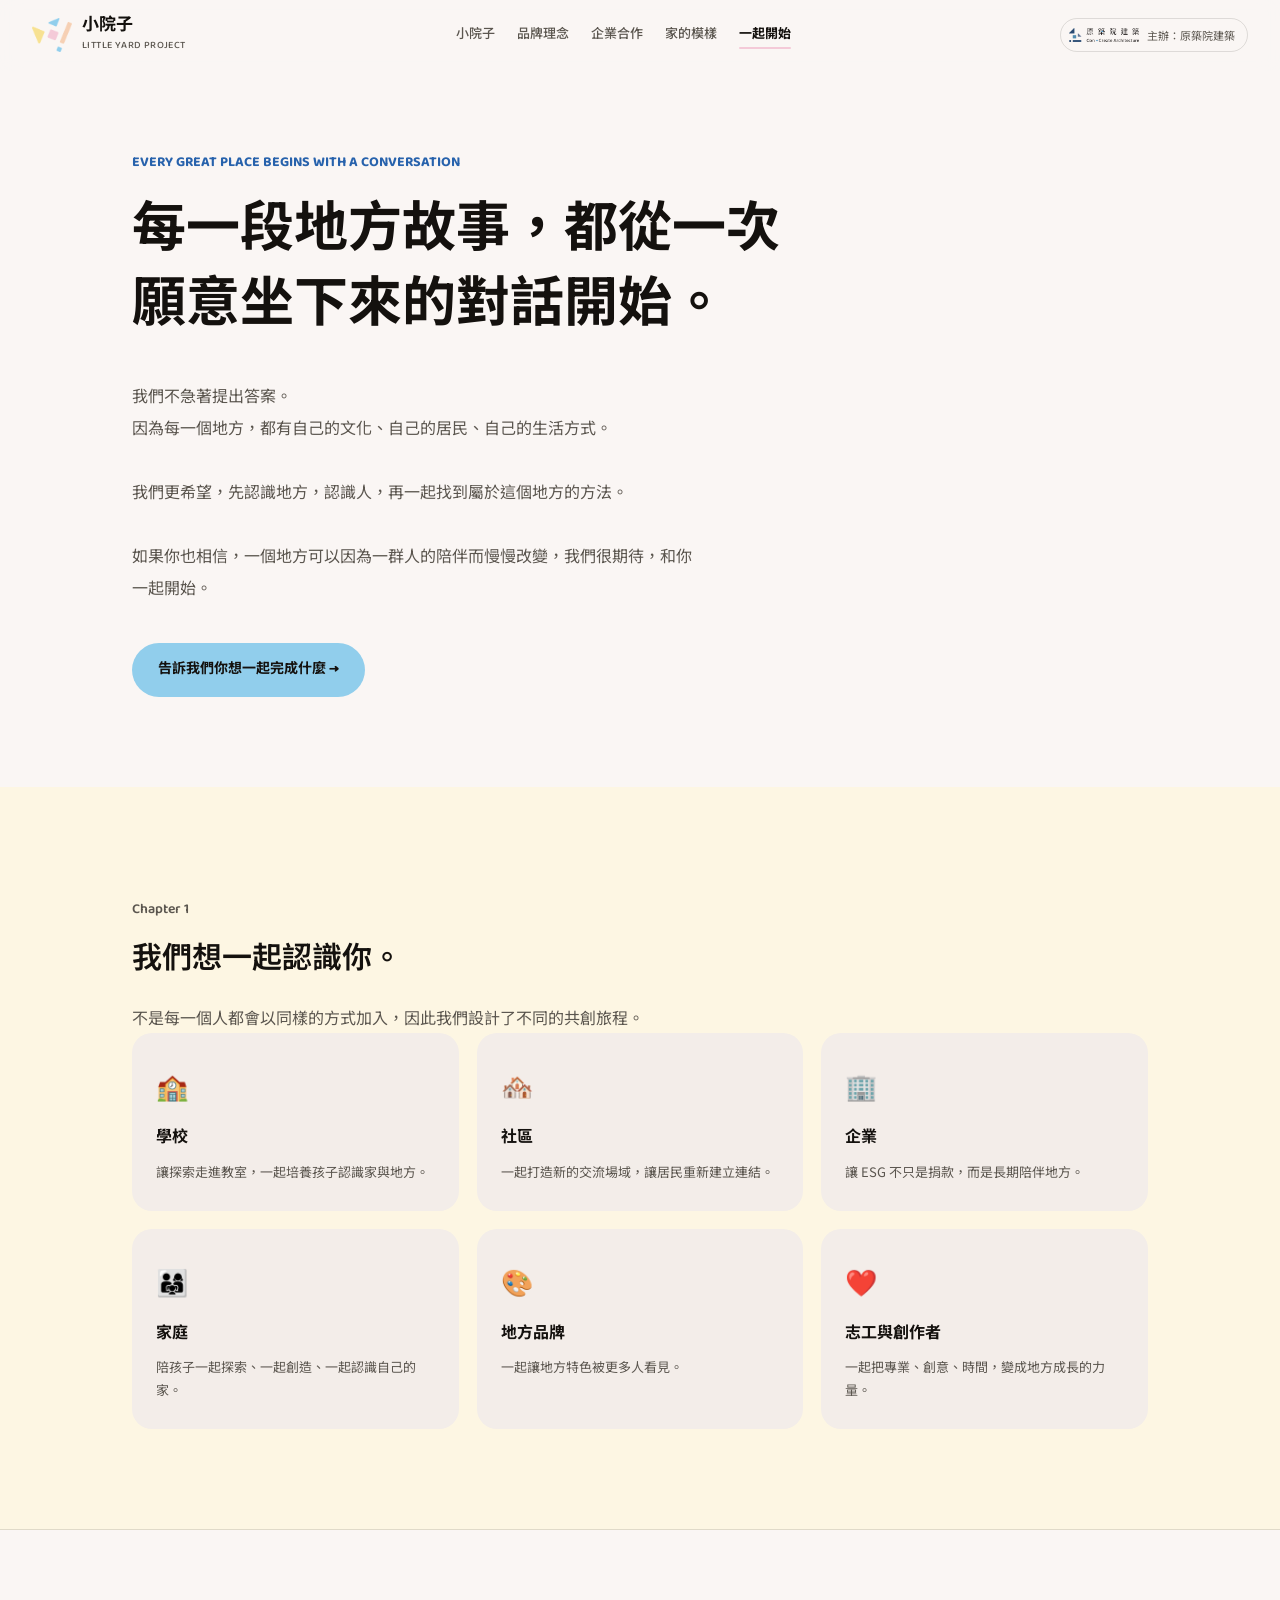
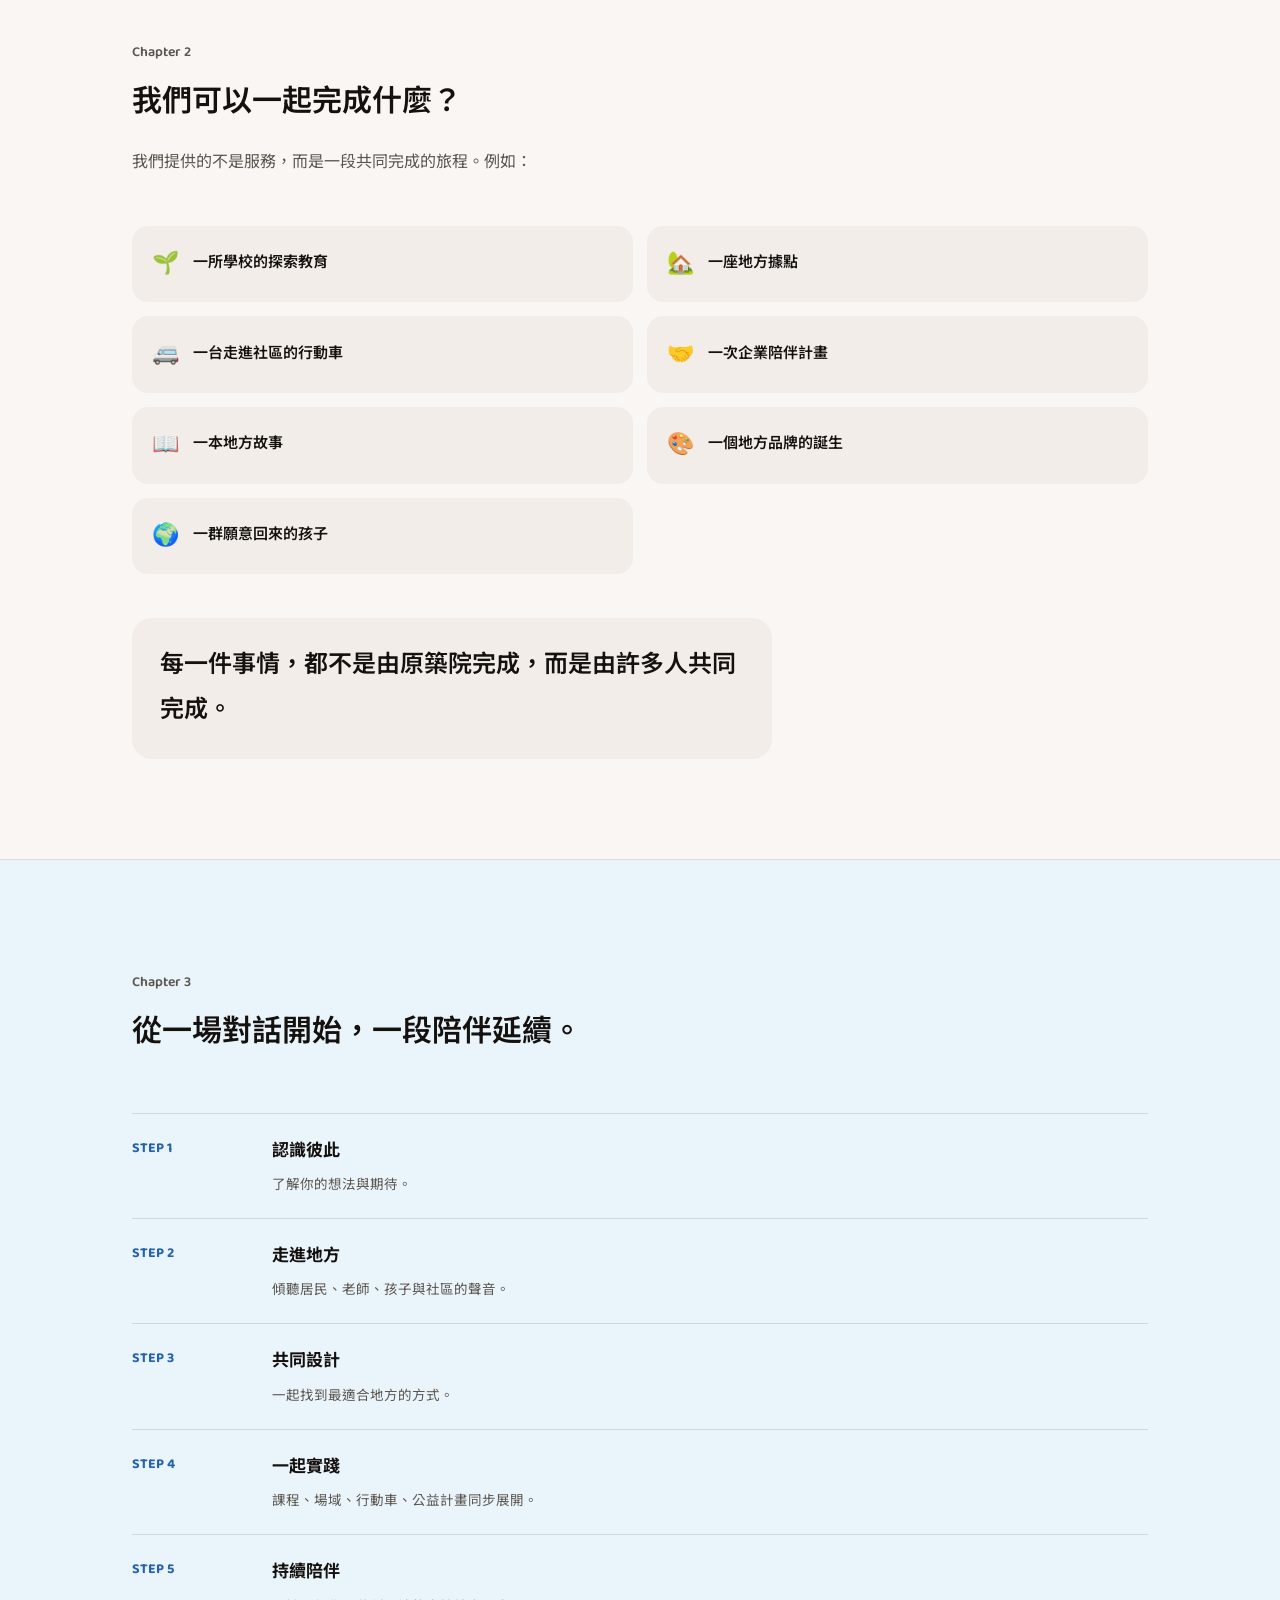
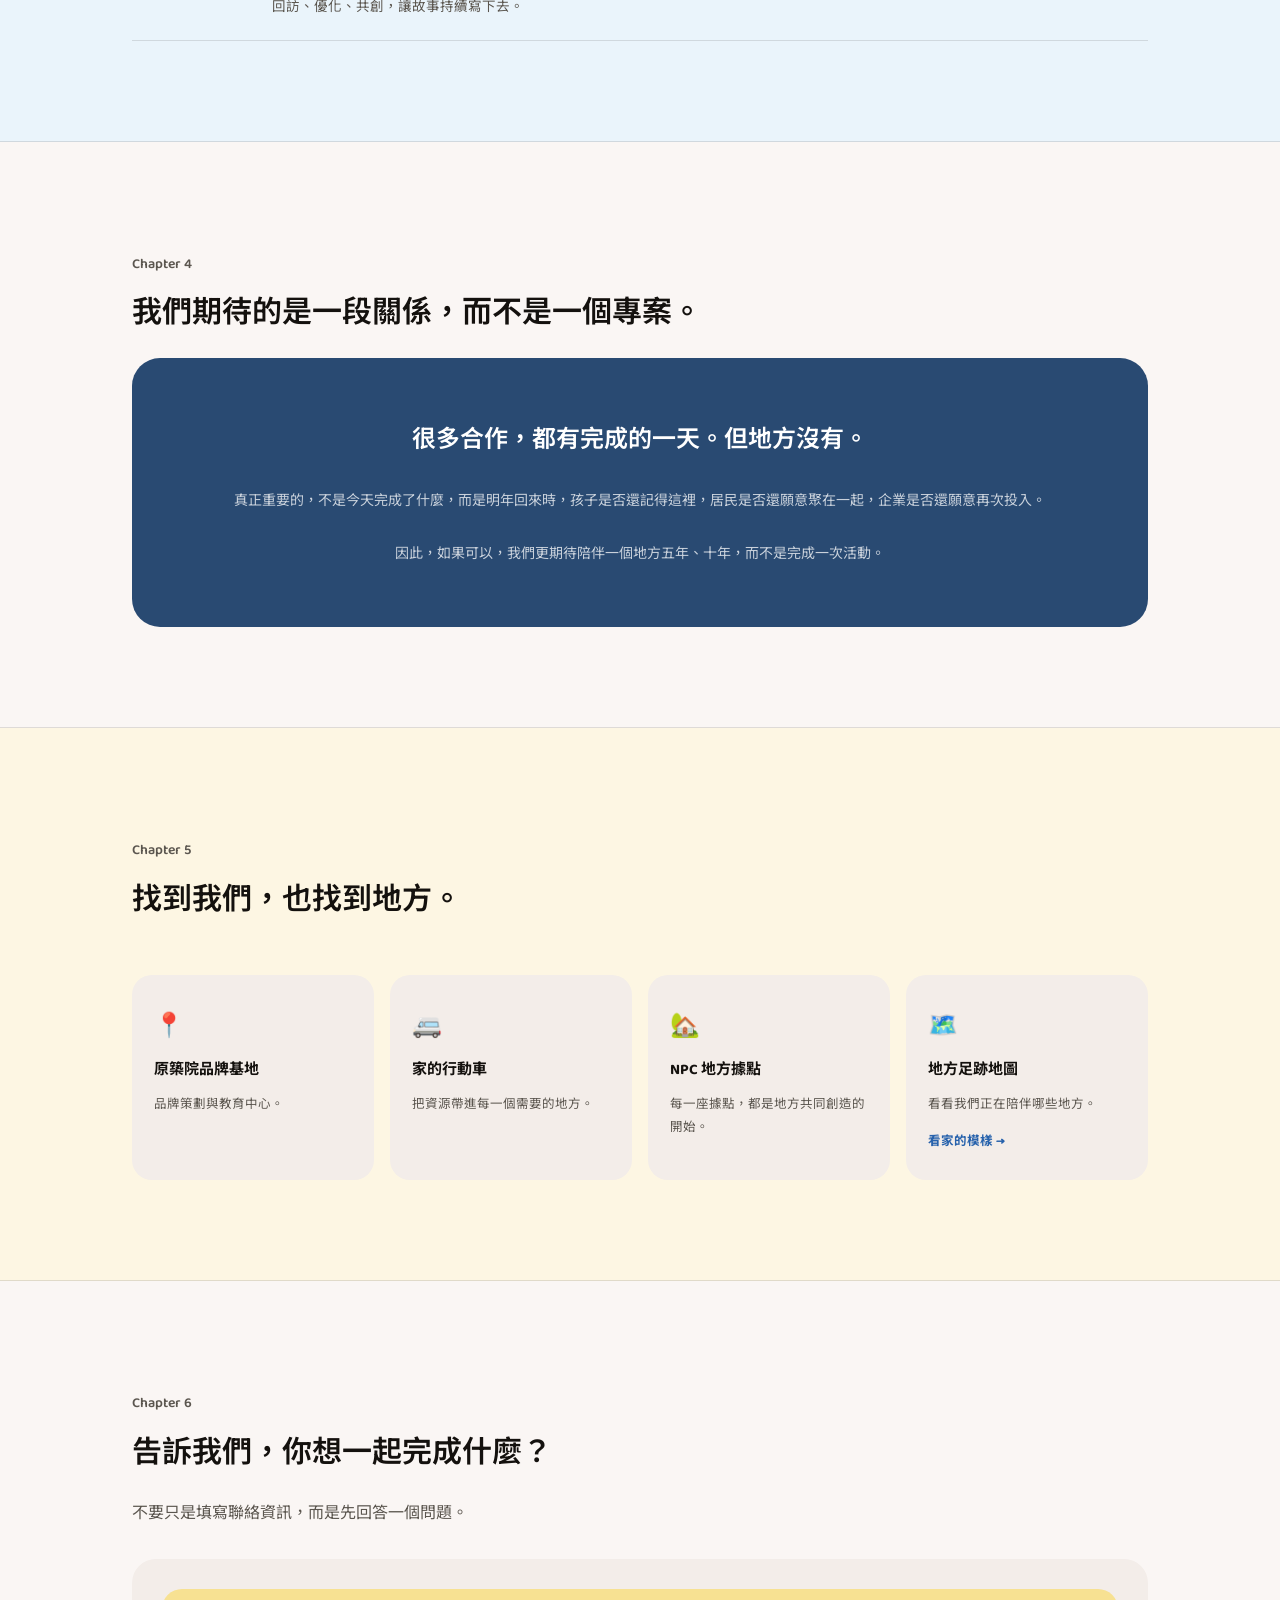
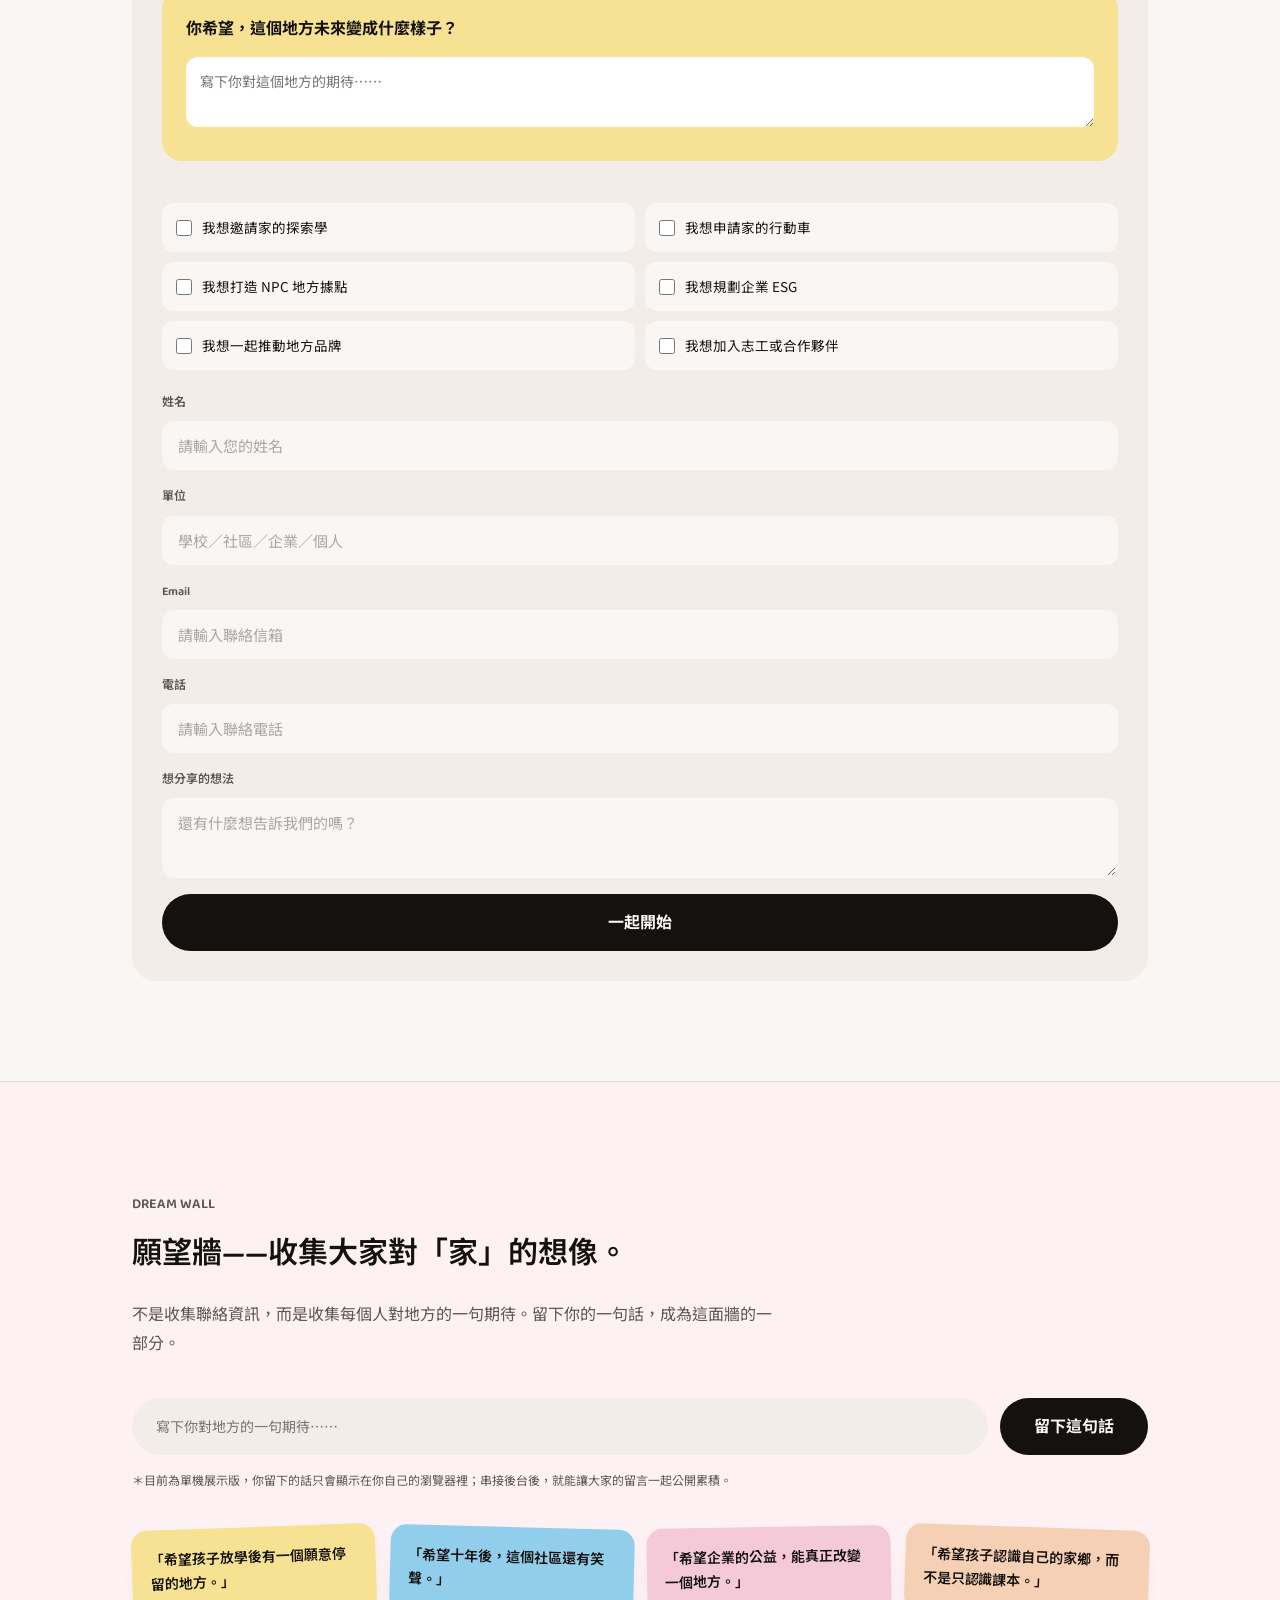
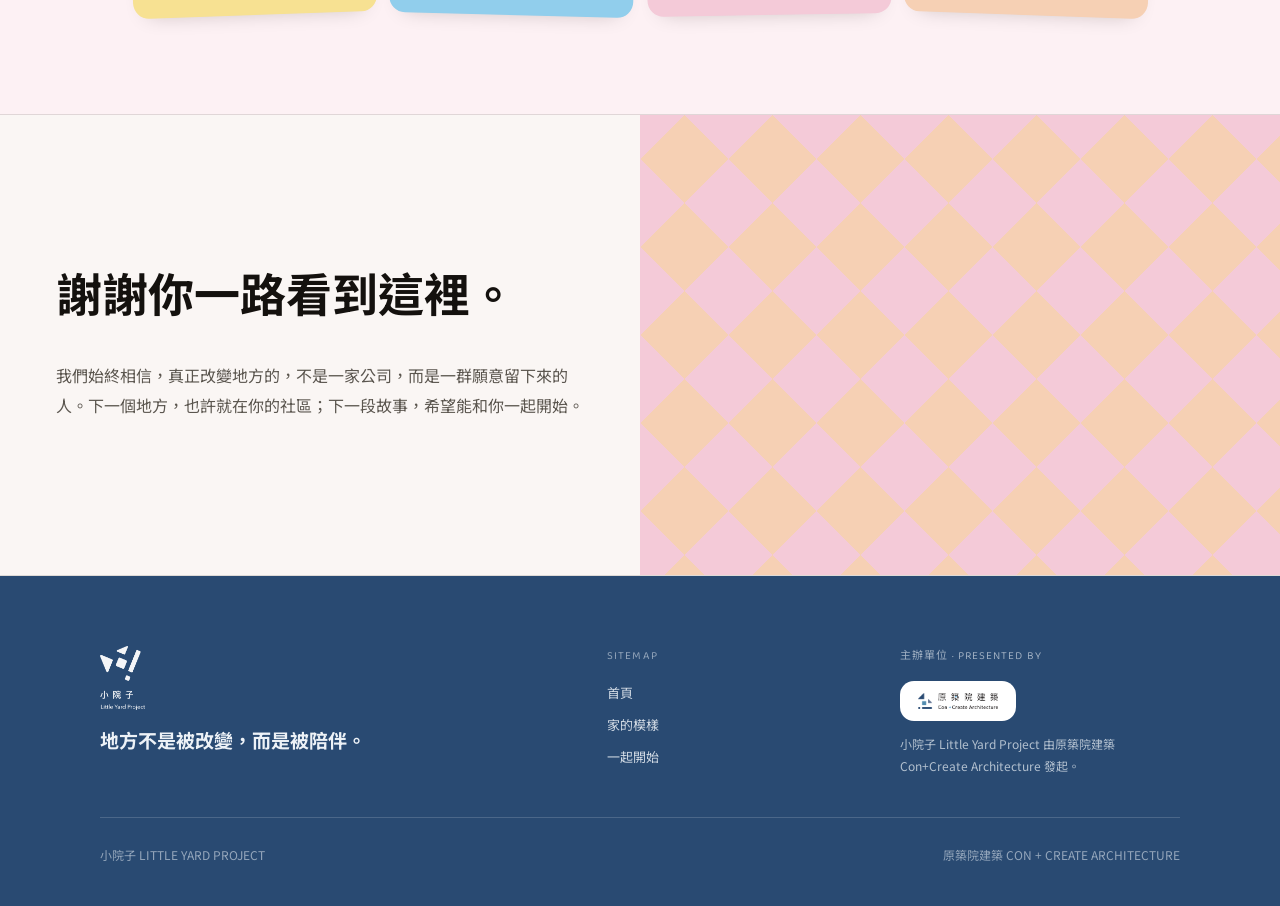
<file: index.html>
<!DOCTYPE html>
<html lang="zh-Hant">
<head>
<meta charset="UTF-8">
<meta name="viewport" content="width=device-width, initial-scale=1.0">
<title>一起開始｜小院子 Little Yard Project</title>
<link rel="preconnect" href="https://fonts.googleapis.com">
<link rel="preconnect" href="https://fonts.gstatic.com" crossorigin>
<link href="https://fonts.googleapis.com/css2?family=Baloo+2:wght@500;600;700;800&family=Noto+Sans+TC:wght@400;500;700;900&display=swap" rel="stylesheet">
<link rel="stylesheet" href="style.css">
<style>
  .join-hero{ padding:150px 32px 90px; text-align:left; }
  .join-hero .eng{ font-family:var(--round); font-size:14px; font-weight:700; color:var(--deepblue); margin-bottom:18px; }
  .join-hero h1{ font-size:clamp(32px,5vw,54px); line-height:1.4; max-width:820px; margin-bottom:34px; }
  .poem{ font-size:16px; color:var(--ink-soft); max-width:560px; line-height:2; margin-bottom:40px; }

  .who-grid{ display:grid; grid-template-columns:repeat(3,1fr); gap:18px; }
  @media (max-width:820px){ .who-grid{ grid-template-columns:1fr 1fr; } }
  @media (max-width:520px){ .who-grid{ grid-template-columns:1fr; } }
  .who-card{ background:var(--paper-2); border-radius:20px; padding:28px 24px; transition:transform .3s ease, background .3s ease; }
  .who-card:hover{ transform:translateY(-4px); background:var(--pink); }
  .who-card .ic{ font-size:26px; margin-bottom:14px; }
  .who-card h4{ font-family:var(--round); font-weight:700; font-size:16px; margin-bottom:8px; }
  .who-card p{ font-size:13px; color:var(--ink-soft); line-height:1.7; }

  .outcome-list{ display:grid; grid-template-columns:1fr 1fr; gap:14px; margin-top:50px; }
  @media (max-width:640px){ .outcome-list{ grid-template-columns:1fr; } }
  .outcome-item{ display:flex; align-items:center; gap:14px; background:var(--paper-2); border-radius:16px; padding:18px 20px; font-family:var(--round); font-weight:600; font-size:15px; }
  .outcome-item .ic{ font-size:22px; flex:none; }

  .process-rail{ margin-top:56px; display:flex; flex-direction:column; }
  .process-row{ display:grid; grid-template-columns:120px 1fr; gap:20px; padding:22px 0; border-top:1px solid var(--line); }
  .process-row:last-child{ border-bottom:1px solid var(--line); }
  .process-row .step-label{ font-family:var(--round); font-weight:700; color:var(--deepblue); font-size:14px; }
  .process-row h4{ font-family:var(--round); font-weight:700; font-size:17px; margin-bottom:4px; }
  .process-row p{ font-size:13.5px; color:var(--ink-soft); }

  .relationship-quote{
    background:var(--navy); color:#fff; border-radius:28px; padding:60px 50px; margin-top:10px;
    font-family:var(--round); font-weight:600; font-size:clamp(18px,2.4vw,24px); line-height:1.9; text-align:center;
  }
  .relationship-quote .small{ font-size:14px; font-weight:400; color:rgba(255,255,255,0.75); margin-top:24px; line-height:1.9; }

  .find-grid{ display:grid; grid-template-columns:repeat(4,1fr); gap:16px; margin-top:50px; }
  @media (max-width:820px){ .find-grid{ grid-template-columns:1fr 1fr; } }
  @media (max-width:480px){ .find-grid{ grid-template-columns:1fr; } }
  .find-card{ background:var(--paper-2); border-radius:20px; padding:26px 22px; }
  .find-card .ic{ font-size:24px; margin-bottom:12px; }
  .find-card h4{ font-family:var(--round); font-weight:700; font-size:15px; margin-bottom:6px; }
  .find-card p{ font-size:12.5px; color:var(--ink-soft); margin-bottom:10px; }
  .find-card a{ font-family:var(--round); font-size:12.5px; font-weight:700; color:var(--deepblue); }

  .checkbox-grid{ display:grid; grid-template-columns:1fr 1fr; gap:10px; margin-bottom:6px; }
  @media (max-width:560px){ .checkbox-grid{ grid-template-columns:1fr; } }
  .checkbox-item{ display:flex; align-items:center; gap:10px; background:var(--paper); border-radius:12px; padding:12px 14px; font-size:13.5px; }
  .checkbox-item input{ width:16px; height:16px; flex:none; }

  .question-box{ background:var(--yellow); border-radius:20px; padding:26px 24px; margin-bottom:26px; }
  .question-box label{ font-family:var(--round); font-weight:700; font-size:16px; display:block; margin-bottom:12px; }
  .question-box textarea{ width:100%; border:none; border-radius:12px; padding:14px; font-family:var(--sans); font-size:14px; min-height:70px; resize:vertical; }

  .wall-grid{ display:grid; grid-template-columns:repeat(4,1fr); gap:14px; margin-top:36px; }
  @media (max-width:900px){ .wall-grid{ grid-template-columns:1fr 1fr; } }
  @media (max-width:520px){ .wall-grid{ grid-template-columns:1fr; } }
  .wall-card{
    border-radius:16px; padding:20px 18px; font-family:var(--round); font-size:14px; line-height:1.7; font-weight:600;
    box-shadow:0 10px 22px -16px rgba(20,17,14,0.3); transform:rotate(var(--rot,0deg));
  }
  .wall-form{ display:flex; gap:12px; margin-top:40px; flex-wrap:wrap; }
  .wall-form input{ flex:1; min-width:220px; background:var(--paper-2); border:2px solid transparent; border-radius:999px; padding:14px 22px; font-family:var(--sans); font-size:14px; outline:none; }
  .wall-form input:focus{ border-color:var(--sky); }
  .wall-form button{ white-space:nowrap; }
  .wall-note{ font-size:12px; color:var(--ink-soft); margin-top:14px; }
</style>
</head>
<body>

<nav id="nav">
  <a class="brand" href="index.html">
    <img src="[data-uri]" alt="小院子 Little Yard Project 標誌">
    <div>
      <div class="name">小院子</div>
      <div class="sub">LITTLE YARD PROJECT</div>
    </div>
  </a>
  <div class="navlinks">
    <a href="index.html">小院子</a>
    <a href="index.html#why">品牌理念</a>
    <a href="index.html#with">企業合作</a>
    <a href="story.html">家的模樣</a>
    <a href="join.html" class="active">一起開始</a>
  </div>
  <a class="presented-by" href="index.html#presenter">
    <img src="[data-uri]" alt="原築院建築">
    主辦：原築院建築
  </a>
</nav>

<header class="join-hero">
  <div class="wrap">
    <div class="eng reveal">EVERY GREAT PLACE BEGINS WITH A CONVERSATION</div>
    <h1 class="reveal">每一段地方故事，都從一次<br>願意坐下來的對話開始。</h1>
    <p class="poem reveal">我們不急著提出答案。<br>因為每一個地方，都有自己的文化、自己的居民、自己的生活方式。<br><br>我們更希望，先認識地方，認識人，再一起找到屬於這個地方的方法。<br><br>如果你也相信，一個地方可以因為一群人的陪伴而慢慢改變，我們很期待，和你一起開始。</p>
    <a href="#form" class="cta-pill reveal">告訴我們你想一起完成什麼 →</a>
  </div>
</header>

<!-- Chapter 1 -->
<section class="chapter bg-yellow">
  <div class="wrap">
    <div class="eyebrow reveal">Chapter 1</div>
    <p class="lead reveal">我們想一起認識你。</p>
    <p class="body-text reveal">不是每一個人都會以同樣的方式加入，因此我們設計了不同的共創旅程。</p>
    <div class="who-grid reveal">
      <div class="who-card"><div class="ic">🏫</div><h4>學校</h4><p>讓探索走進教室，一起培養孩子認識家與地方。</p></div>
      <div class="who-card"><div class="ic">🏘️</div><h4>社區</h4><p>一起打造新的交流場域，讓居民重新建立連結。</p></div>
      <div class="who-card"><div class="ic">🏢</div><h4>企業</h4><p>讓 ESG 不只是捐款，而是長期陪伴地方。</p></div>
      <div class="who-card"><div class="ic">👨‍👩‍👧</div><h4>家庭</h4><p>陪孩子一起探索、一起創造、一起認識自己的家。</p></div>
      <div class="who-card"><div class="ic">🎨</div><h4>地方品牌</h4><p>一起讓地方特色被更多人看見。</p></div>
      <div class="who-card"><div class="ic">❤️</div><h4>志工與創作者</h4><p>一起把專業、創意、時間，變成地方成長的力量。</p></div>
    </div>
  </div>
</section>

<!-- Chapter 2 -->
<section class="chapter">
  <div class="wrap">
    <div class="eyebrow reveal">Chapter 2</div>
    <p class="lead reveal">我們可以一起完成什麼？</p>
    <p class="body-text reveal">我們提供的不是服務，而是一段共同完成的旅程。例如：</p>
    <div class="outcome-list reveal">
      <div class="outcome-item"><span class="ic">🌱</span>一所學校的探索教育</div>
      <div class="outcome-item"><span class="ic">🏡</span>一座地方據點</div>
      <div class="outcome-item"><span class="ic">🚐</span>一台走進社區的行動車</div>
      <div class="outcome-item"><span class="ic">🤝</span>一次企業陪伴計畫</div>
      <div class="outcome-item"><span class="ic">📖</span>一本地方故事</div>
      <div class="outcome-item"><span class="ic">🎨</span>一個地方品牌的誕生</div>
      <div class="outcome-item"><span class="ic">🌍</span>一群願意回來的孩子</div>
    </div>
    <p class="pull reveal">每一件事情，都不是由原築院完成，而是由許多人共同完成。</p>
  </div>
</section>

<!-- Chapter 3 -->
<section class="chapter bg-sky">
  <div class="wrap">
    <div class="eyebrow reveal">Chapter 3</div>
    <p class="lead reveal">從一場對話開始，一段陪伴延續。</p>
    <div class="process-rail reveal">
      <div class="process-row"><div class="step-label">STEP 1</div><div><h4>認識彼此</h4><p>了解你的想法與期待。</p></div></div>
      <div class="process-row"><div class="step-label">STEP 2</div><div><h4>走進地方</h4><p>傾聽居民、老師、孩子與社區的聲音。</p></div></div>
      <div class="process-row"><div class="step-label">STEP 3</div><div><h4>共同設計</h4><p>一起找到最適合地方的方式。</p></div></div>
      <div class="process-row"><div class="step-label">STEP 4</div><div><h4>一起實踐</h4><p>課程、場域、行動車、公益計畫同步展開。</p></div></div>
      <div class="process-row"><div class="step-label">STEP 5</div><div><h4>持續陪伴</h4><p>回訪、優化、共創，讓故事持續寫下去。</p></div></div>
    </div>
  </div>
</section>

<!-- Chapter 4 -->
<section class="chapter">
  <div class="wrap">
    <div class="eyebrow reveal">Chapter 4</div>
    <p class="lead reveal">我們期待的是一段關係，而不是一個專案。</p>
    <div class="relationship-quote reveal">
      很多合作，都有完成的一天。但地方沒有。
      <div class="small">
        真正重要的，不是今天完成了什麼，而是明年回來時，孩子是否還記得這裡，居民是否還願意聚在一起，企業是否還願意再次投入。<br><br>
        因此，如果可以，我們更期待陪伴一個地方五年、十年，而不是完成一次活動。
      </div>
    </div>
  </div>
</section>

<!-- Chapter 5 -->
<section class="chapter bg-yellow">
  <div class="wrap">
    <div class="eyebrow reveal">Chapter 5</div>
    <p class="lead reveal">找到我們，也找到地方。</p>
    <div class="find-grid reveal">
      <div class="find-card"><div class="ic">📍</div><h4>原築院品牌基地</h4><p>品牌策劃與教育中心。</p></div>
      <div class="find-card"><div class="ic">🚐</div><h4>家的行動車</h4><p>把資源帶進每一個需要的地方。</p></div>
      <div class="find-card"><div class="ic">🏡</div><h4>NPC 地方據點</h4><p>每一座據點，都是地方共同創造的開始。</p></div>
      <div class="find-card"><div class="ic">🗺️</div><h4>地方足跡地圖</h4><p>看看我們正在陪伴哪些地方。</p><a href="story.html">看家的模樣 →</a></div>
    </div>
  </div>
</section>

<!-- Chapter 6 / Form -->
<section class="chapter" id="form">
  <div class="wrap">
    <div class="eyebrow reveal">Chapter 6</div>
    <p class="lead reveal">告訴我們，你想一起完成什麼？</p>
    <p class="body-text reveal">不要只是填寫聯絡資訊，而是先回答一個問題。</p>

    <form class="reveal" id="join-form" style="margin-top:32px;">
      <div class="question-box">
        <label for="dream">你希望，這個地方未來變成什麼樣子？</label>
        <textarea id="dream" name="dream" placeholder="寫下你對這個地方的期待……"></textarea>
      </div>

      <div class="checkbox-grid">
        <label class="checkbox-item"><input type="checkbox" value="家的探索學">我想邀請家的探索學</label>
        <label class="checkbox-item"><input type="checkbox" value="家的行動車">我想申請家的行動車</label>
        <label class="checkbox-item"><input type="checkbox" value="NPC地方據點">我想打造 NPC 地方據點</label>
        <label class="checkbox-item"><input type="checkbox" value="企業ESG">我想規劃企業 ESG</label>
        <label class="checkbox-item"><input type="checkbox" value="地方品牌">我想一起推動地方品牌</label>
        <label class="checkbox-item"><input type="checkbox" value="志工合作">我想加入志工或合作夥伴</label>
      </div>

      <div class="field"><label for="name">姓名</label><input type="text" id="name" placeholder="請輸入您的姓名" required></div>
      <div class="field"><label for="org">單位</label><input type="text" id="org" placeholder="學校／社區／企業／個人"></div>
      <div class="field"><label for="email">Email</label><input type="email" id="email" placeholder="請輸入聯絡信箱" required></div>
      <div class="field"><label for="phone">電話</label><input type="tel" id="phone" placeholder="請輸入聯絡電話"></div>
      <div class="field"><label for="message">想分享的想法</label><textarea id="message" placeholder="還有什麼想告訴我們的嗎？"></textarea></div>

      <button type="submit" class="submit-btn">一起開始</button>
    </form>
  </div>
</section>

<!-- Dream Wall -->
<section class="chapter bg-pink">
  <div class="wrap">
    <div class="eyebrow reveal">DREAM WALL</div>
    <p class="lead reveal">願望牆——收集大家對「家」的想像。</p>
    <p class="body-text reveal">不是收集聯絡資訊，而是收集每個人對地方的一句期待。留下你的一句話，成為這面牆的一部分。</p>

    <div class="wall-form reveal">
      <input type="text" id="wall-input" placeholder="寫下你對地方的一句期待……" maxlength="60">
      <button class="submit-btn" id="wall-submit">留下這句話</button>
    </div>
    <p class="wall-note reveal">＊目前為單機展示版，你留下的話只會顯示在你自己的瀏覽器裡；串接後台後，就能讓大家的留言一起公開累積。</p>

    <div class="wall-grid reveal" id="wall-grid"></div>
  </div>
</section>

<section class="closing-cta">
  <div class="closing-grid">
    <div class="closing-text reveal">
      <h2>謝謝你一路看到這裡。</h2>
      <p class="body-text">我們始終相信，真正改變地方的，不是一家公司，而是一群願意留下來的人。下一個地方，也許就在你的社區；下一段故事，希望能和你一起開始。</p>
    </div>
    <div class="closing-pattern alt"></div>
  </div>
</section>

<footer id="presenter">
  <div class="footer-wrap">
    <div class="footer-top">
      <div class="footer-brand">
        <img class="small-lockup" src="[data-uri]" alt="小院子 Little Yard Project">
        <div class="creed">地方不是被改變，而是被陪伴。</div>
      </div>
      <div class="footer-nav">
        <div class="label">Sitemap</div>
        <a href="index.html">首頁</a>
        <a href="story.html">家的模樣</a>
        <a href="join.html">一起開始</a>
      </div>
      <div class="presenter">
        <div class="label">主辦單位 · Presented by</div>
        <img src="[data-uri]" alt="原築院建築 Con+Create Architecture">
        <p>小院子 Little Yard Project 由原築院建築 Con+Create Architecture 發起。</p>
      </div>
    </div>
    <div class="footer-bottom">
      <span>小院子 LITTLE YARD PROJECT</span>
      <span>原築院建築 CON + CREATE ARCHITECTURE</span>
    </div>
  </div>
</footer>

<script src="common.js"></script>
<script>
  document.getElementById('join-form').addEventListener('submit', function(e){
    e.preventDefault();
    const checks = Array.from(document.querySelectorAll('.checkbox-item input:checked')).map(c=>c.value).join('、');
    const name = document.getElementById('name').value;
    const org = document.getElementById('org').value;
    const email = document.getElementById('email').value;
    const phone = document.getElementById('phone').value;
    const dream = document.getElementById('dream').value;
    const message = document.getElementById('message').value;
    const subject = encodeURIComponent('一起開始 — ' + (checks || '想聊聊'));
    const body = encodeURIComponent(`姓名：${name}\n單位：${org}\nEmail：${email}\n電話：${phone}\n\n想一起完成：${checks}\n\n這個地方未來的樣子：\n${dream}\n\n想分享的想法：\n${message}`);
    window.location.href = `mailto:littleyardproject@gmail.com?subject=${subject}&body=${body}`;
  });

  const seedWishes = [
    "希望孩子放學後有一個願意停留的地方。",
    "希望十年後，這個社區還有笑聲。",
    "希望企業的公益，能真正改變一個地方。",
    "希望孩子認識自己的家鄉，而不是只認識課本。"
  ];
  const rots = [-2,1.5,-1,2,-1.5,1,-2.5,0.5];
  const colors = ['var(--yellow)','var(--sky)','var(--pink)','var(--peach)'];
  const grid = document.getElementById('wall-grid');

  function loadWishes(){
    try{
      const stored = JSON.parse(localStorage.getItem('lyp_dream_wall') || '[]');
      return stored;
    }catch(e){ return []; }
  }
  function saveWish(text){
    const stored = loadWishes();
    stored.unshift(text);
    localStorage.setItem('lyp_dream_wall', JSON.stringify(stored.slice(0,40)));
  }
  function render(){
    grid.innerHTML = '';
    const all = [...loadWishes(), ...seedWishes];
    all.forEach((text, i) => {
      const card = document.createElement('div');
      card.className = 'wall-card';
      card.style.setProperty('--rot', rots[i % rots.length] + 'deg');
      card.style.background = colors[i % colors.length];
      card.textContent = '「' + text + '」';
      grid.appendChild(card);
    });
  }
  document.getElementById('wall-submit').addEventListener('click', () => {
    const input = document.getElementById('wall-input');
    const val = input.value.trim();
    if(!val) return;
    saveWish(val);
    input.value = '';
    render();
  });
  render();
</script>

</body>
</html>
</file>
<file: style.css>
:root{
  --paper: #FAF6F4;
  --paper-2: #F3EDE9;
  --ink: #14110E;
  --ink-soft: #5B564F;

  --yellow: #F7E192;
  --peach:  #F6D0B4;
  --pink:   #F4CAD8;
  --sky:    #91CEEC;

  --deepblue: #2762AC;
  --lavender: #CEC0DE;

  --navy:  #294A72;
  --steel: #528CAF;
  --slate: #627493;

  --line: rgba(20,17,14,0.12);
  --sans: 'Noto Sans TC', sans-serif;
  --round: 'Baloo 2', 'Noto Sans TC', sans-serif;
}

*{box-sizing:border-box; margin:0; padding:0;}
html{scroll-behavior:smooth;}
body{
  background:var(--paper);
  color:var(--ink);
  font-family:var(--sans);
  line-height:1.85;
  overflow-x:hidden;
}
img,svg{display:block; max-width:100%;}
a{color:inherit; text-decoration:none;}
::selection{ background:var(--pink); color:var(--ink); }

.wrap{ max-width:1080px; margin:0 auto; padding:0 32px; }

.chapter{ position:relative; padding:110px 0 100px; border-bottom:1px solid var(--line); }
.chapter:last-of-type{ border-bottom:none; }
.chapter.bg-sky{ background:#EAF4FB; }
.chapter.bg-yellow{ background:#FDF6E3; }
.chapter.bg-pink{ background:#FDF1F4; }

h1,h2,h3{ font-family:var(--round); font-weight:700; color:var(--ink); }

.eyebrow{
  display:flex; align-items:center; gap:14px;
  font-family:var(--round); font-size:14px; font-weight:600; color:var(--ink-soft);
  margin-bottom:14px;
}
.eyebrow .mk{ width:26px; height:26px; flex:none; }

.section-head{
  display:flex; align-items:flex-end; justify-content:space-between; gap:24px;
  padding-bottom:26px; margin-bottom:50px; border-bottom:1px solid var(--line);
}
.section-head h2{ font-size:clamp(28px,4vw,42px); line-height:1.3; }
.badge-icon{
  width:56px; height:56px; border-radius:50%; background:var(--ink); color:var(--paper);
  display:flex; align-items:center; justify-content:center; flex:none;
}
.badge-icon svg{ width:24px; height:24px; }

.lead{
  font-family:var(--round); font-size:clamp(22px,3vw,30px); font-weight:600; color:var(--ink);
  max-width:760px; line-height:1.55; margin-bottom:20px;
}
.body-text{ font-size:16px; color:var(--ink-soft); max-width:640px; }
.body-text + .body-text{ margin-top:14px; }

.pull{
  font-family:var(--round); font-size:clamp(19px,2.4vw,24px); font-weight:600; color:var(--ink);
  max-width:640px; margin-top:44px; padding:26px 28px; background:var(--paper-2); border-radius:20px;
}

.reveal{ opacity:0; transform:translateY(22px); transition:opacity .8s ease, transform .8s ease; }
.reveal.in{ opacity:1; transform:translateY(0); }

/* nav */
nav{
  position:fixed; top:0; left:0; right:0; z-index:50;
  display:flex; align-items:center; justify-content:space-between;
  padding:16px 32px;
  backdrop-filter: blur(10px);
  background:rgba(250,246,244,0.86);
  border-bottom:1px solid transparent;
  transition:border-color .3s ease, box-shadow .3s ease;
}
nav.scrolled{ border-color:var(--line); box-shadow:0 8px 24px -20px rgba(0,0,0,0.4); }
.brand{ display:flex; align-items:center; gap:10px; }
.brand img{ height:34px; width:auto; }
.brand .name{ font-family:var(--round); font-weight:700; font-size:17px; line-height:1.15; }
.brand .sub{ font-family:var(--round); font-weight:500; font-size:10px; color:var(--ink-soft); letter-spacing:0.04em; }

.presented-by{
  display:flex; align-items:center; gap:8px; font-size:11px; color:var(--ink-soft);
  border:1px solid var(--line); padding:6px 12px 6px 8px; border-radius:999px;
}
.presented-by img{ height:14px; width:auto; }
@media (max-width:640px){ .presented-by{ display:none; } }

.navlinks{ display:flex; gap:22px; font-size:13px; font-weight:500; flex-wrap:wrap; }
@media (max-width:1000px){ .navlinks{ display:none; } }
.navlinks a{ color:var(--ink-soft); position:relative; padding-bottom:4px; }
.navlinks a.active{ color:var(--ink); font-weight:700; }
.navlinks a::after{ content:""; position:absolute; left:0; bottom:0; width:0; height:2px; background:var(--pink); border-radius:2px; transition:width .3s ease; }
.navlinks a:hover::after, .navlinks a.active::after{ width:100%; }
.navlinks a:hover{ color:var(--ink); }

/* buttons */
.cta-pill{
  display:inline-flex; align-items:center; gap:8px;
  background:var(--sky); color:var(--ink);
  font-family:var(--round); font-weight:700; font-size:14px;
  padding:14px 26px; border-radius:999px;
  transition:transform .25s ease, background .25s ease;
}
.cta-pill:hover{ background:var(--ink); color:var(--paper); transform:translateY(-2px); }
.cta-pill.outline{ background:transparent; border:2px solid var(--ink); }
.cta-pill.outline:hover{ background:var(--ink); }

.submit-btn{
  background:var(--ink); color:var(--paper);
  border:none; font-family:var(--round); font-weight:700; font-size:16px;
  padding:15px 34px; border-radius:999px; cursor:pointer;
  transition:background .3s ease, transform .2s ease;
}
.submit-btn:hover{ background:var(--deepblue); transform:translateY(-1px); }
.submit-btn:focus-visible, a:focus-visible, .navlinks a:focus-visible{ outline:2px solid var(--deepblue); outline-offset:3px; }

/* shared cards / grids */
.mini-grid{ display:grid; grid-template-columns:repeat(4,1fr); gap:16px; }
@media (max-width:800px){ .mini-grid{ grid-template-columns:1fr 1fr; } }
@media (max-width:480px){ .mini-grid{ grid-template-columns:1fr; } }
.mini-card{ background:var(--paper-2); border-radius:18px; padding:22px 20px; }
.mini-card h4{ font-family:var(--round); font-weight:700; font-size:15px; margin-bottom:8px; color:var(--ink); }
.mini-card p{ font-size:12.5px; color:var(--ink-soft); line-height:1.7; }
.mini-card ul{ list-style:none; font-size:12.5px; color:var(--ink-soft); line-height:1.9; }

.sub-heading{
  font-family:var(--round); font-weight:700; font-size:18px; color:var(--ink);
  margin-top:58px; margin-bottom:22px; display:flex; align-items:center; gap:10px;
}
.sub-heading .n{
  width:24px; height:24px; border-radius:8px; background:var(--paper-2);
  display:flex; align-items:center; justify-content:center; font-family:var(--round); font-size:12px; color:var(--ink-soft);
}

.banner-photo{ border-radius:26px; overflow:hidden; margin-bottom:54px; box-shadow:0 24px 50px -28px rgba(20,17,14,0.35); }
.banner-photo img{ width:100%; }

.split-2col{ display:grid; grid-template-columns:1fr 1fr; gap:56px; align-items:center; }
@media (max-width:820px){ .split-2col{ grid-template-columns:1fr; gap:32px; } }
.split-2col .ph{ border-radius:22px; overflow:hidden; box-shadow:0 20px 44px -26px rgba(20,17,14,0.32); }
.split-2col .ph img{ width:100%; display:block; }
.split-2col .tx p{ font-size:15px; color:var(--ink-soft); margin-bottom:16px; }
.split-2col .tx p:last-child{ margin-bottom:0; }

.lineup-grid{ display:grid; grid-template-columns:repeat(5,1fr); gap:16px; }
@media (max-width:900px){ .lineup-grid{ grid-template-columns:repeat(2,1fr); } }
@media (max-width:480px){ .lineup-grid{ grid-template-columns:1fr; } }
.lineup-card .ph{ border-radius:18px; overflow:hidden; margin-bottom:12px; aspect-ratio:3/4; }
.lineup-card .ph img{ width:100%; height:100%; object-fit:cover; }
.lineup-card .step-n{ font-family:var(--round); font-size:11px; font-weight:700; color:var(--deepblue); margin-bottom:3px; }
.lineup-card h4{ font-family:var(--round); font-weight:700; font-size:15px; margin-bottom:4px; }
.lineup-card p{ font-size:12px; color:var(--ink-soft); }

.feature-photo-grid{ display:grid; grid-template-columns:repeat(4,1fr); gap:16px; margin-top:54px; }
@media (max-width:820px){ .feature-photo-grid{ grid-template-columns:1fr 1fr; } }
@media (max-width:480px){ .feature-photo-grid{ grid-template-columns:1fr; } }
.feature-photo-grid .ph{ border-radius:20px; overflow:hidden; box-shadow:0 16px 32px -22px rgba(20,17,14,0.3); }
.feature-photo-grid .ph img{ width:100%; display:block; }

.tag-grid{ margin-top:56px; display:flex; flex-wrap:wrap; gap:12px; }
.tag-pill{
  font-family:var(--round); font-size:15px; font-weight:600; padding:13px 22px; border-radius:999px;
  color:var(--ink); background:var(--paper-2); border:2px solid transparent; transition:all .3s ease;
}
.tag-pill:nth-child(4n+1):hover{ background:var(--yellow); }
.tag-pill:nth-child(4n+2):hover{ background:var(--sky); }
.tag-pill:nth-child(4n+3):hover{ background:var(--pink); }
.tag-pill:nth-child(4n+4):hover{ background:var(--peach); }

.field{ display:flex; flex-direction:column; gap:7px; }
.field label{ font-family:var(--round); font-size:12px; font-weight:600; color:var(--ink-soft); }
.field input, .field select, .field textarea{
  background:var(--paper); border:2px solid transparent; border-radius:12px; padding:12px 14px;
  font-family:var(--sans); font-size:15px; color:var(--ink); outline:none; resize:vertical;
}
.field textarea{ min-height:80px; }
.field input:focus, .field select:focus, .field textarea:focus{ border-color:var(--sky); }
.field input::placeholder, .field textarea::placeholder{ color:rgba(20,17,14,0.35); }
form{ display:flex; flex-direction:column; gap:16px; background:var(--paper-2); padding:30px; border-radius:24px; }

/* closing CTA with geometric pattern */
.closing-cta{ background:var(--paper); padding:0; border-bottom:1px solid var(--line); }
.closing-grid{ display:grid; grid-template-columns:1fr 1fr; min-height:460px; }
@media (max-width:860px){ .closing-grid{ grid-template-columns:1fr; min-height:auto; } }
.closing-text{ display:flex; flex-direction:column; justify-content:center; padding:80px 56px; }
.closing-text h2{ font-size:clamp(28px,4.4vw,46px); line-height:1.28; margin-bottom:32px; }
.closing-text .info p{ font-size:14px; color:var(--ink-soft); margin-bottom:6px; }
.closing-pattern{
  background-image:
    linear-gradient(135deg, var(--yellow) 25%, transparent 25.5%, transparent 75%, var(--yellow) 75.5%),
    linear-gradient(45deg, var(--yellow) 25%, var(--sky) 25.5%, var(--sky) 75%, var(--yellow) 75.5%);
  background-size:88px 88px; min-height:320px;
}
.closing-pattern.alt{
  background-image:
    linear-gradient(135deg, var(--pink) 25%, transparent 25.5%, transparent 75%, var(--pink) 75.5%),
    linear-gradient(45deg, var(--pink) 25%, var(--peach) 25.5%, var(--peach) 75%, var(--pink) 75.5%);
}
@media (max-width:860px){ .closing-pattern{ min-height:200px; } }

/* footer */
footer{ background:var(--navy); color:#EDF2F7; padding:70px 32px 40px; }
.footer-wrap{ max-width:1080px; margin:0 auto; }
.footer-top{ display:flex; flex-wrap:wrap; justify-content:space-between; align-items:flex-start; gap:40px; padding-bottom:40px; border-bottom:1px solid rgba(255,255,255,0.16); }
.footer-brand .creed{ font-family:var(--round); font-weight:700; font-size:19px; margin-bottom:10px; max-width:360px; line-height:1.6; }
.footer-brand img.small-lockup{ height:64px; width:auto; margin-bottom:18px; filter:brightness(0) invert(1); opacity:0.95; }
.footer-nav{ display:flex; flex-direction:column; gap:8px; }
.footer-nav .label{ font-size:11px; letter-spacing:0.1em; color:rgba(237,242,247,0.55); margin-bottom:6px; text-transform:uppercase; font-family:var(--round); }
.footer-nav a{ font-size:13px; color:rgba(237,242,247,0.85); }
.footer-nav a:hover{ color:#fff; text-decoration:underline; }
.presenter{ text-align:left; }
.presenter .label{ font-size:11px; letter-spacing:0.1em; color:rgba(237,242,247,0.6); margin-bottom:14px; text-transform:uppercase; font-family:var(--round); }
.presenter img{ height:40px; width:auto; background:#fff; padding:12px 18px; border-radius:14px; }
.presenter p{ font-size:12px; color:rgba(237,242,247,0.7); margin-top:12px; max-width:280px; }
.footer-bottom{ padding-top:26px; display:flex; justify-content:space-between; flex-wrap:wrap; gap:12px; font-size:12px; color:rgba(237,242,247,0.55); }

.scroll-cue{
  position:absolute; bottom:36px; left:32px; display:flex; align-items:center; gap:10px;
  font-family:var(--round); font-size:12px; font-weight:600; color:var(--ink-soft);
}
.scroll-cue .dot{ width:8px; height:8px; border-radius:50%; background:var(--pink); animation: bob 1.8s ease-in-out infinite; }
@keyframes bob{ 0%,100%{ transform:translateY(0);} 50%{ transform:translateY(6px);} }

@media (prefers-reduced-motion: reduce){
  html{ scroll-behavior:auto; }
  .reveal{ transition:none; opacity:1; transform:none; }
  .scroll-cue .dot{ animation:none; }
}
</file>
